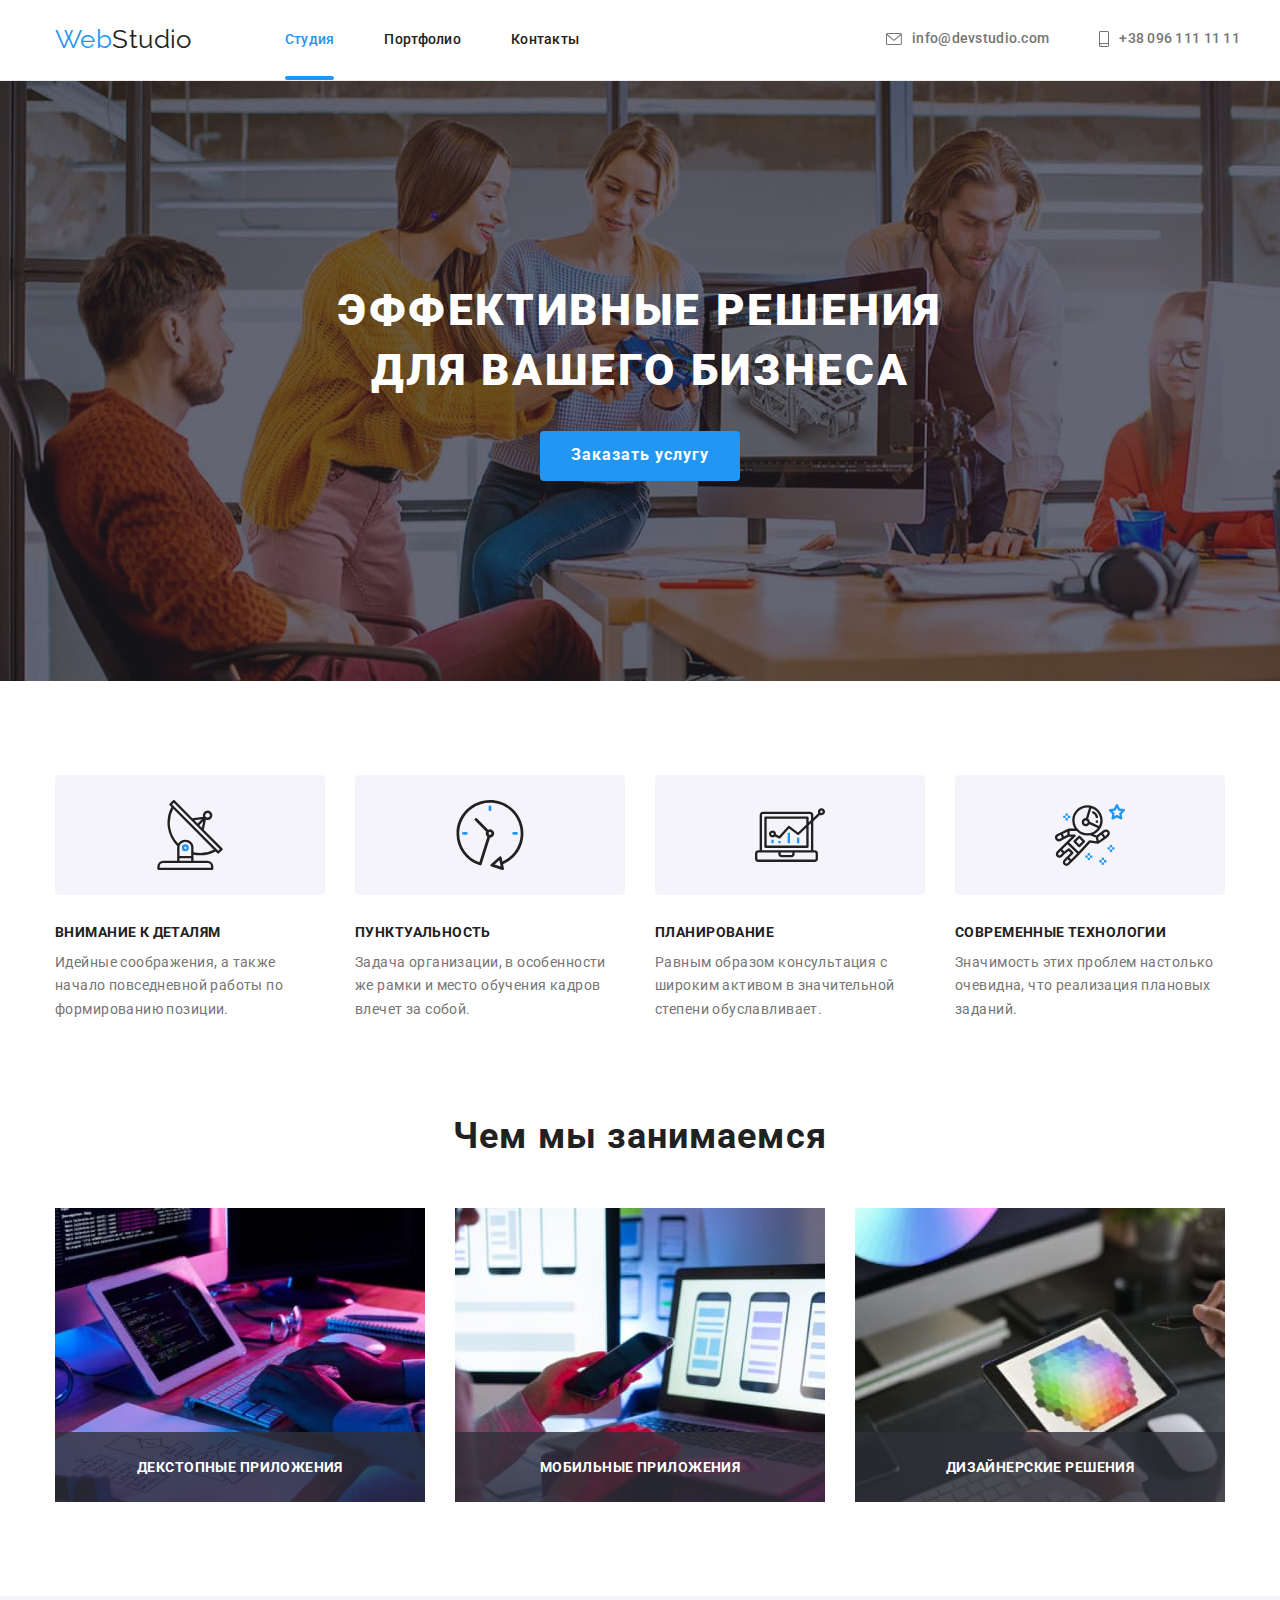
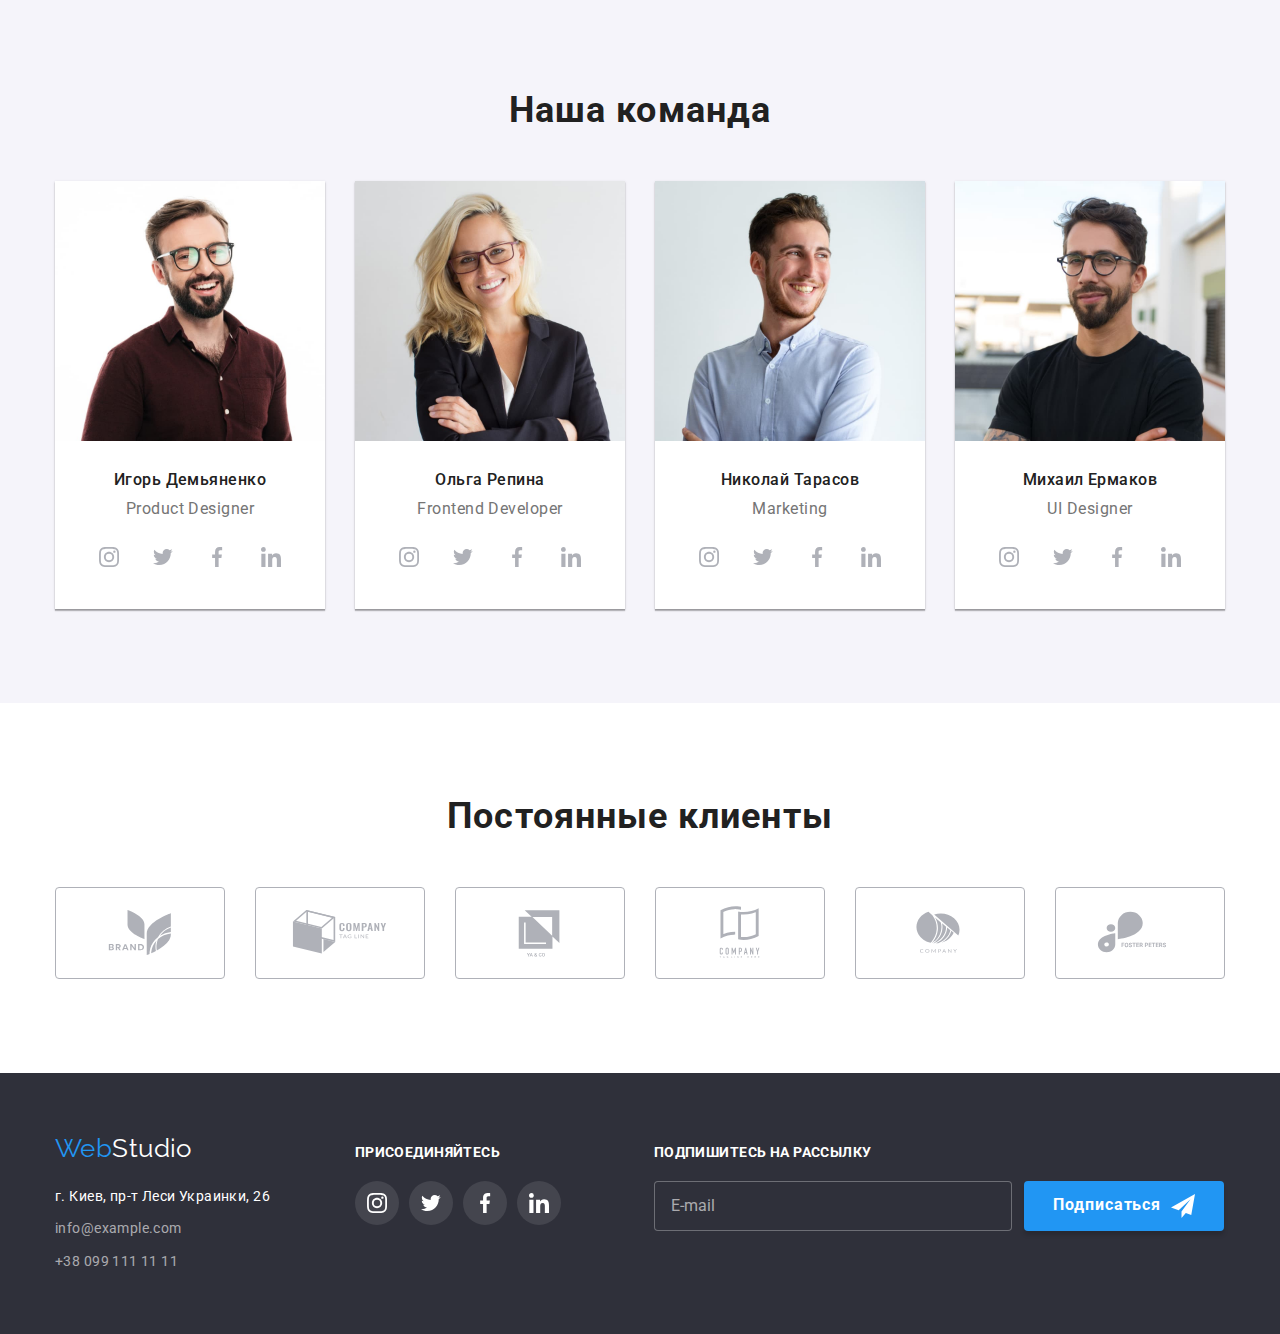
<file: index.html>
<!DOCTYPE html>
<html lang="ru">

<head>
    <meta charset="UTF-8">
    <meta http-equiv="X-UA-Compatible" content="IE=edge">
    <meta name="viewport" content="width=device-width, initial-scale=1.0">
    <title>WebStudio</title>
    <link rel="preconnect" href="https://fonts.gstatic.com">
    <link
        href="https://fonts.googleapis.com/css2?family=Raleway:wght@700&family=Roboto:wght@400;500;700;900&display=swap"
        rel="stylesheet">
    <link rel="stylesheet"
        href="https://cdnjs.cloudflare.com/ajax/libs/modern-normalize/1.1.0/modern-normalize.min.css">
    <link rel="stylesheet" href="./css/styles.css">
</head>

<body>
    <!--Шапка страницы-->
    <header class="page-header">
        <div class="site-nav container">
            <a class="logo" href="./index.html">Web<span class="logo-studio">Studio</span> </a>
            <nav>
                <!--Навигация сайта-->
                <ul class="nav-list">
                    <li class="nav-item"><a class="link-nav active" href="./index.html">Студия</a></li>
                    <li class="nav-item"><a class="link-nav" href="./portfolio.html">Портфолио</a></li>
                    <li class="nav-item"><a class="link-nav" href="">Контакты</a></li>
                </ul>
            </nav>
            <ul class="header-address">
                <li class="header-address-list">
                    <a class="link-address" href="mailto:info@devstudio.com">
                        <svg class="contact-icon" width="16" height="12">
                            <use href="./images/icon.svg#icon-email"></use>
                        </svg> info@devstudio.com</a>
                </li>
                <li>
                    <a class="link-address" href="tel:+380961111111">
                        <svg class="contact-icon" width="10" height="16">
                            <use href="./images/icon.svg#icon-smartphone"></use>
                        </svg> +38 096 111 11 11</a>
                </li>
            </ul>
        </div>
    </header>

    <main>

        <section class="hero">
            <!--Герой-->
            <h1 class="hero-title">Эффективные решения для вашего бизнеса</h1>
            <button type="button"  data-modal-open class=" hero-button">Заказать услугу</button>
        </section>


        <section class="section">
            <!--<h2>Особенности</h2>-->
            <div class="container">
                <ul class="features">
                    <li class="features-list">
                        <div class="features-svg">
            
                            <svg class="feature-icon" width="70" height="70">
                                <use href="./images/icon.svg#icon-feature-1"></use>
                            </svg>
            
                        </div>
                        <div class="features-descr">
                            <h3 class="features-title">Внимание к деталям</h3>
                            <p class="features-text">Идейные соображения, а также начало повседневной работы по формированию
                                позиции.</p>
                        </div>
                    </li>
                    <li class="features-list">
                        <div class="features-svg">
            
                            <svg class="feature-icon" width="70" height="70">
                                <use href="./images/icon.svg#icon-feature-2"></use>
                            </svg>
            
                        </div>
                        <div class="features-descr">
                            <h3 class="features-title">Пунктуальность</h3>
                            <p class="features-text">Задача организации, в особенности же рамки и место обучения кадров влечет за
                                собой.</p>
                        </div>
                    </li>
                    <li class="features-list">
                        <div class="features-svg">
            
                            <svg class="feature-icon" width="70" height="70">
                                <use href="./images/icon.svg#icon-feature-3"></use>
                            </svg>
            
                        </div>
                        <div class="features-descr">
                            <h3 class="features-title">Планирование</h3>
                            <p class="features-text">Равным образом консультация с широким активом в значительной степени
                                обуславливает.</p>
                        </div>
                    </li>
                    <li class="features-list">
                        <div class="features-svg">
            
                            <svg class="feature-icon" width="70" height="70">
                                <use href="./images/icon.svg#icon-feature-4"></use>
                            </svg>
            
                        </div>
                        <div class="features-descr">
                            <h3 class="features-title">Современные технологии</h3>
                            <p class="features-text">Значимость этих проблем настолько очевидна, что реализация плановых заданий.
                            </p>
                        </div>
                    </li>
                </ul>
            </div>
            </section>
            
            
            
            <section class="section activity-section">
                <h2 class="activity">Чем мы занимаемся</h2>
                <div class="container">
                    <ul class="activity-list">
                        <li class="activity-list-item"> <img src="./images/box-1.jpg" alt="Декстопные приложения" width="370"> 
                        <div class="activity-list-thumb">
                            <p class="activity-list-text">Декстопные приложения</p>
                        </div></li>
                        <li class="activity-list-item"> <img src="./images/box-2.jpg" alt="Мобильные приложения" width="370"> 
                        <div class="activity-list-thumb">
                            <p class="activity-list-text">Мобильные приложения</p>
                        </div></li>
                        <li class="activity-list-item"> <img src="./images/box-3.jpg" alt="Дизайнерские решения" width="370">
                        <div class="activity-list-thumb">
                            <p class="activity-list-text">Дизайнерские решения</p>
                        </div> </li>
                    </ul>
                </div>
            </section>
            
            <section class="team-section section">
                <div class="container">
                    <h2 class="team-title">Наша команда</h2>
                    <ul class="team-list">
                        <li class="team-list-item">
                            <img src="./images/img-4.jpg" alt="Игорь Демьяненко" width="270">
                            <div class="team-item-wrapper">
                                <div class="team-member-info">
                                    <h3 class="team-member">Игорь Демьяненко</h3>
                                    <p class="team-position">Product Designer</p>
                                    <ul class="team-links">
                                        <li class="team-links-list">
                                            <a class="team-links-item" href="https://www.instagram.com">
                                                <svg class="link-icon" width="20" height="20">
                                                    <use href="./images/icon.svg#icon-instagram"></use>
                                                </svg>
                                            </a>
                                        </li>
                                        <li class="team-links-list">
                                            <a class="team-links-item" href="https://twitter.com">
                                                <svg class="link-icon" width="20" height="20">
                                                    <use href="./images/icon.svg#icon-twitter"></use>
                                                </svg>
                                            </a>
                                        </li>
                                        <li class="team-links-list">
                                            <a class="team-links-item" href="https://www.facebook.com">
                                                <svg class="link-icon" width="20" height="20">
                                                    <use href="./images/icon.svg#icon-facebook"></use>
                                                </svg>
                                            </a>
                                        </li>
                                        <li class="team-links-list">
                                            <a class="team-links-item" href="https://www.linkedin.com">
                                                <svg class="link-icon" width="20" height="20">
                                                    <use href="./images/icon.svg#icon-linkedin"></use>
                                                </svg>
                                            </a>
                                        </li>
                                    </ul>
                                </div>
                            </div>
                        </li>
                        <li class="team-list-item">
                            <img src="./images/img-5.jpg" alt="Ольга Репина" width="270">
                            <div class="team-item-wrapper">
                                <div class="team-member-info">
                                    <h3 class="team-member">Ольга Репина</h3>
                                    <p class="team-position">Frontend Developer</p>
                                    <ul class="team-links">
                                        <li class="team-links-list">
                                            <a class="team-links-item" href="https://www.instagram.com">
                                                <svg class="link-icon" width="20" height="20">
                                                    <use href="./images/icon.svg#icon-instagram"></use>
                                                </svg>
                                            </a>
                                        </li>
                                        <li class="team-links-list">
                                            <a class="team-links-item" href="https://twitter.com">
                                                <svg class="link-icon" width="20" height="20">
                                                    <use href="./images/icon.svg#icon-twitter"></use>
                                                </svg>
                                            </a>
                                        </li>
                                        <li class="team-links-list">
                                            <a class="team-links-item" href="https://www.facebook.com">
                                                <svg class="link-icon" width="20" height="20">
                                                    <use href="./images/icon.svg#icon-facebook"></use>
                                                </svg>
                                            </a>
                                        </li>
                                        <li class="team-links-list">
                                            <a class="team-links-item" href="https://www.linkedin.com">
                                                <svg class="link-icon" width="20" height="20">
                                                    <use href="./images/icon.svg#icon-linkedin"></use>
                                                </svg>
                                            </a>
                                        </li>
                                    </ul>
                                </div>
                            </div>
                        </li>
                        <li class="team-list-item">
                            <img src="./images/img-6.jpg" alt="Николай Тарасов" width="270">
                            <div class="team-item-wrapper">
                                <div class="team-member-info">
                                    <h3 class="team-member">Николай Тарасов</h3>
                                    <p class="team-position">Marketing</p>
                                    <ul class="team-links">
                                        <li class="team-links-list">
                                            <a class="team-links-item" href="https://www.instagram.com">
                                                <svg class="link-icon" width="20" height="20">
                                                    <use href="./images/icon.svg#icon-instagram"></use>
                                                </svg>
                                            </a>
                                        </li>
                                        <li class="team-links-list">
                                            <a class="team-links-item" href="https://twitter.com">
                                                <svg class="link-icon" width="20" height="20">
                                                    <use href="./images/icon.svg#icon-twitter"></use>
                                                </svg>
                                            </a>
                                        </li>
                                        <li class="team-links-list">
                                            <a class="team-links-item" href="https://www.facebook.com">
                                                <svg class="link-icon" width="20" height="20">
                                                    <use href="./images/icon.svg#icon-facebook"></use>
                                                </svg>
                                            </a>
                                        </li>
                                        <li class="team-links-list">
                                            <a class="team-links-item" href="https://www.linkedin.com">
                                                <svg class="link-icon" width="20" height="20">
                                                    <use href="./images/icon.svg#icon-linkedin"></use>
                                                </svg>
                                            </a>
                                        </li>
                                    </ul>
                                </div>
                            </div>
                        </li>
                        <li class="team-list-item">
                            <img src="./images/img-7.jpg" alt="Михаил Ермаков" width="270">
                            <div class="team-item-wrapper">
                                <div class="team-member-info">
                                    <h3 class="team-member">Михаил Ермаков</h3>
                                    <p class="team-position">UI Designer</p>
                                    <ul class="team-links">
                                        <li class="team-links-list">
                                            <a class="team-links-item" href="https://www.instagram.com">
                                                <svg class="link-icon" width="20" height="20">
                                                    <use href="./images/icon.svg#icon-instagram"></use>
                                                </svg>
                                            </a>
                                        </li>
                                        <li class="team-links-list">
                                            <a class="team-links-item" href="https://twitter.com">
                                                <svg class="link-icon" width="20" height="20">
                                                    <use href="./images/icon.svg#icon-twitter"></use>
                                                </svg>
                                            </a>
                                        </li>
                                        <li class="team-links-list">
                                            <a class="team-links-item" href="https://www.facebook.com">
                                                <svg class="link-icon" width="20" height="20">
                                                    <use href="./images/icon.svg#icon-facebook"></use>
                                                </svg>
                                            </a>
                                        </li>
                                        <li class="team-links-list">
                                            <a class="team-links-item" href="https://www.linkedin.com">
                                                <svg class="link-icon" width="20" height="20">
                                                    <use href="./images/icon.svg#icon-linkedin"></use>
                                                </svg>
                                            </a>
                                        </li>
                                    </ul>
                                </div>
                            </div>
                        </li>
                    </ul>
                </div>
            </section>
            
            
            <section class="section">
                <div class="clients container">
                    <h3 class="clients-headline">Постоянные клиенты</h3>
                    <ul class="clients-list">
                        <li class="clients-item">
                            <a href="" class="clients-link-icon">
                                <svg class="company-icon" width="106" height="60">
                                    <use href="./images/icon.svg#icon-companyk-1"></use>
                                </svg>
                            </a>
                        </li>
                        <li class="clients-item">
                            <a href="" class="clients-link-icon">
                                <svg class="company-icon" width="106" height="60">
                                    <use href="./images/icon.svg#icon-companyk-2"></use>
                                </svg>
                            </a>
                        </li>
                        <li class="clients-item">
                            <a href="" class="clients-link-icon">
                                <svg class="company-icon" width="106" height="60">
                                    <use href="./images/icon.svg#icon-companyk-3"></use>
                                </svg>
                            </a>
                        </li>
                        <li class="clients-item">
                            <a href="" class="clients-link-icon">
                                <svg class="company-icon" width="106" height="60">
                                    <use href="./images/icon.svg#icon-companyk-4"></use>
                                </svg>
                            </a>
                        </li>
                        <li class="clients-item">
                            <a href="" class="clients-link-icon">
                                <svg class="company-icon" width="106" height="60">
                                    <use href="./images/icon.svg#icon-companyk-5"></use>
                                </svg>
                            </a>
                        </li>
                        <li class="clients-item">
                            <a href="" class="clients-link-icon">
                                <svg class="company-icon" width="106" height="60">
                                    <use href="./images/icon.svg#icon-companyk-6"></use>
                                </svg>
                            </a>
                        </li>
                    </ul>
                </div>
            </section>
            </main>
            
            <footer class="footer section">
                <div class="container all-footer">
                    <!-- Футер -->
                    
                        <div class="left-side-footer">
                            <a class="logo" href="./index.html">Web<span class="logo-footer">Studio</span> </a>
                            <address class="footer-address">
                                <p class="address">г. Киев, пр-т Леси Украинки, 26</p>
                                <ul class="footer-address-list">
                                    <li class="footer-address-list-item">
                                        <a class="link-address-footer" href="mailto:info@example.com">info@example.com</a>
                                    </li>
                                    <li class="footer-address-list-item">
                                        <a class="link-address-footer" href="tel:+380991111111">+38 099 111 11 11</a>
                                    </li>
                                </ul>
                            </address>
                        </div>
                        <div class="right-side-footer">
                            <p class="social-subscribe">Присоединяйтесь</p>
                            <ul class="footer-social-links-list">
            
                                <li class="footer-social-links">
                                    <a class="footer-social-links-item" href="https://www.instagram.com">
                                        <svg class="link-icon" width="20" height="20">
                                            <use href="./images/icon.svg#icon-instagram"></use>
                                        </svg>
                                    </a>
                                </li>
                                <li class="footer-social-links">
                                    <a class="footer-social-links-item" href="https://twitter.com">
                                        <svg class="link-icon" width="20" height="20">
                                            <use href="./images/icon.svg#icon-twitter"></use>
                                        </svg>
                                    </a>
                                </li>
                                <li class="footer-social-links">
                                    <a class="footer-social-links-item" href="https://www.facebook.com">
                                        <svg class="link-icon" width="20" height="20">
                                            <use href="./images/icon.svg#icon-facebook"></use>
                                        </svg>
                                    </a>
                                </li>
                                <li class="footer-social-links">
                                    <a class="footer-social-links-item" href="https://www.linkedin.com">
                                        <svg class="link-icon" width="20" height="20">
                                            <use href="./images/icon.svg#icon-linkedin"></use>
                                        </svg>
                                    </a>
                            </ul>
                        </div>
                        <div class="mailing">
                            <p class="mailing-heading">Подпишитесь на рассылку</p>
                            <form class="mailing-form">
                                <label for="email-footer" class="mailing-form-field">
                                    <input type="email" class="mailing-form-input" name="email" placeholder="E-mail"
                                        id="email-footer">
                                </label>
                                <button class="submit-btn" type="submit">Подписаться <svg class="footer-icon" width="24"
                                        height="24">
                                        <use href="./images/icon.svg#icon-send-footer"></use>
                                    </svg></button>
            
            
                            </form>
                        </div>
                    
            
            
                </div>
            
            </footer>
            <div class="backdrop is-hidden" data-modal>
                <div class="modal">
                    <button type="button" data-modal-close class="close-btn">
                        <svg class="close-btn-svg" width="18" height="18">
                            <use href="./images/icon.svg#icon-close-btn"> </use>
                        </svg>
                    </button>
                    <form class="modal-form">
                        <p class="modal-form-head">Оставьте свои данные, мы вам перезвоним</p>
                        <label for="name" class="modal-form-field">
                            Имя
                            <span class="modal-form-input-wrapper">
                                <input type="text" class="modal-form-input" name="user-name" minlength="2"
                                    pattern="[a-zA-Zа-яёА-ЯЁ]+" title="Имя должно содержать символы кириллицы или латинницы"
                                    id="name" required>
                                <svg class="modal-form-icon" width="18" height="18">
                                    <use href="./images/icon.svg#icon-person-modal"></use>
                                </svg>
                            </span>
                        </label>
                        <label for="phone" class="modal-form-field">
                            Телефон
                            <span class="modal-form-input-wrapper">
                                <input type="tel" class="modal-form-input" name="user-phone"
                                    pattern="[0-9]{3}-[0-9]{3}-[0-9]{2}-[0-9]{2}" title="050-000-00-00" id="phone" required>
                                <svg class="modal-form-icon" width="18" height="18">
                                    <use href="./images/icon.svg#icon-phone-modal"></use>
                                </svg>
                            </span>
                        </label>
                        <label for="email-modal" class="modal-form-field">
                            Почта
                            <span class="modal-form-input-wrapper">
                                <input type="email" class="modal-form-input" name="user-email" id="email-modal" required>
                                <svg class="modal-form-icon" width="18" height="18">
                                    <use href="./images/icon.svg#icon-email-modal"></use>
                                </svg>
                            </span>
                        </label>
                        <label for="message" class="modal-form-field">
                            Комментарий
                            <textarea name="user-message" class="modal-form-message" placeholder="Введите текст"
                                id="message"></textarea>
                        </label>
                        <input type="checkbox" class="modal-form-checkbox visually-hidden" id="accept-policy">
                        <label for="accept-policy" class="modal-form-checkbox-label">
                            Соглашаюсь с рассылкой и принимаю&nbsp;<a href="" class="modal-form-label-link">Условия договора</a>
                        </label>
                        <button type="submit" class="modal-form-btn">Отправить</button>
                    </form>
                </div>
            </div>
            <script src="./js/modal.js"></script>
            </body>
            
            </html>
</file>
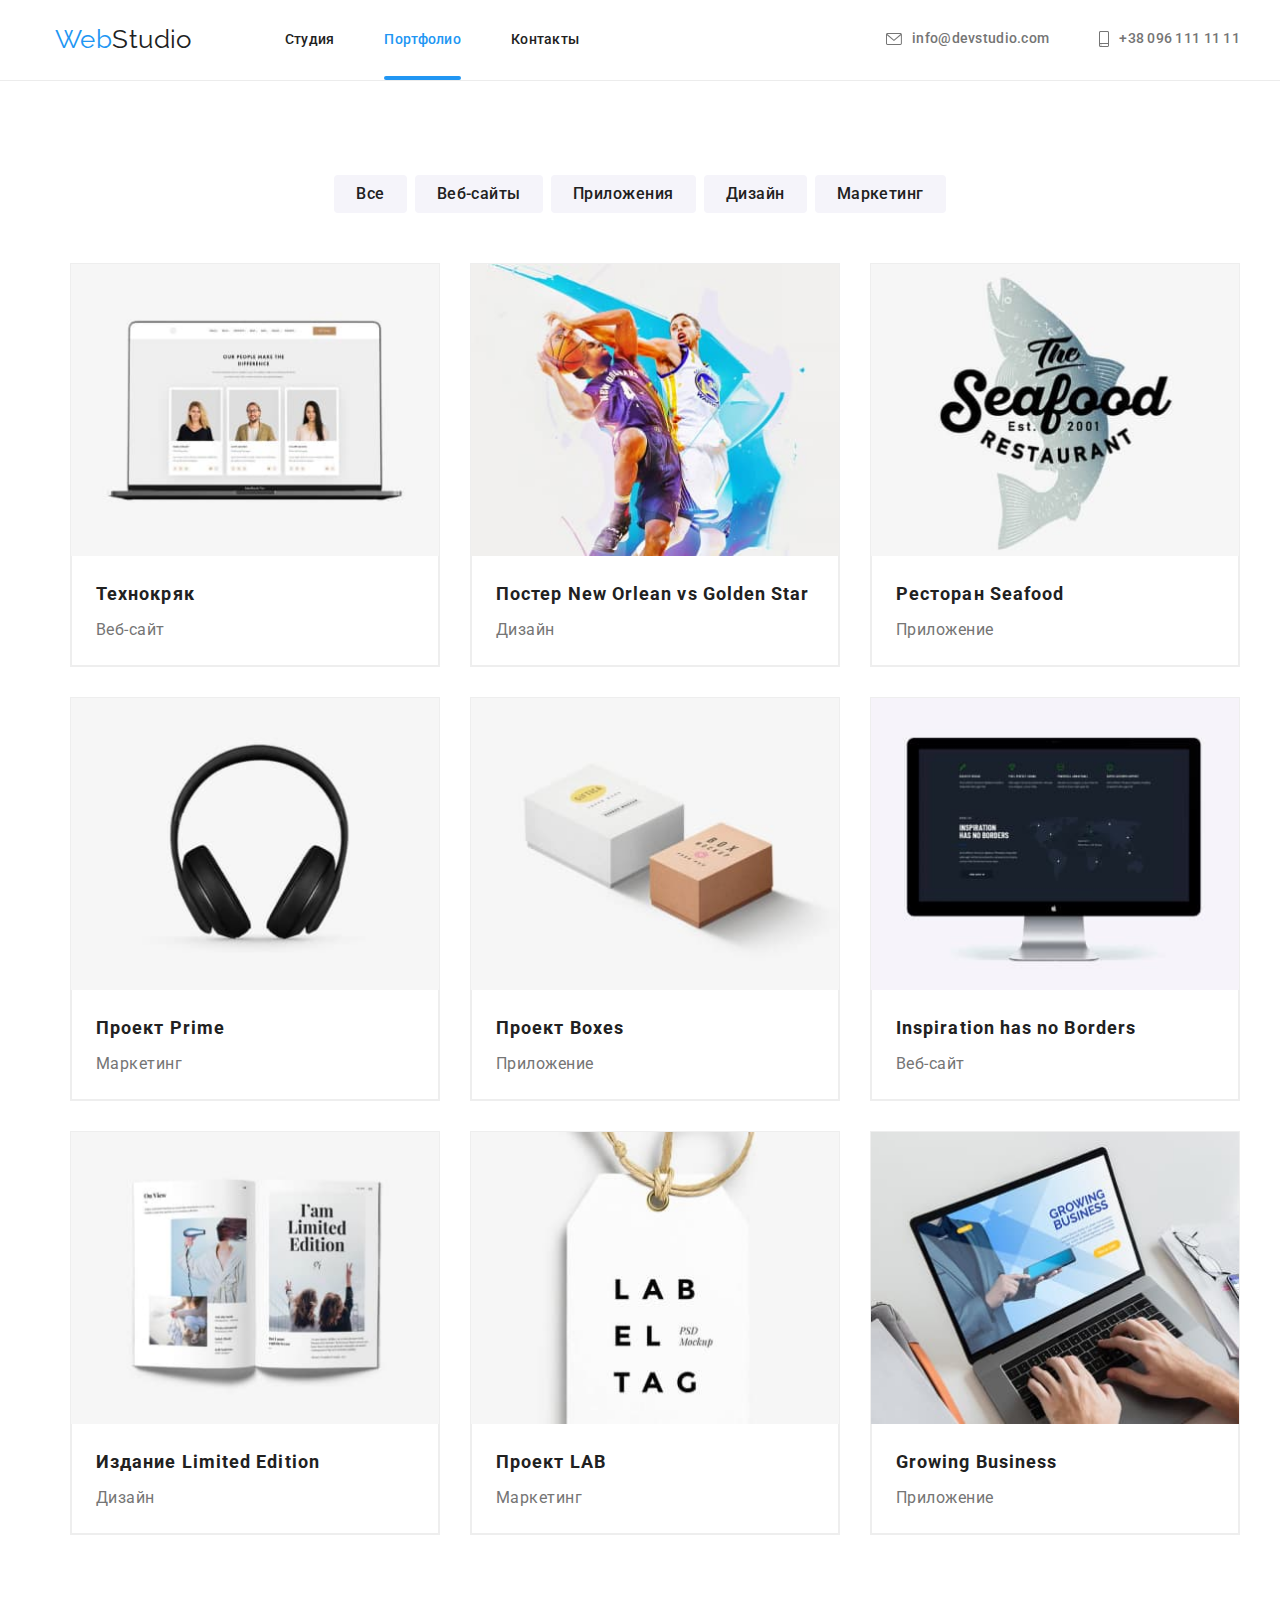
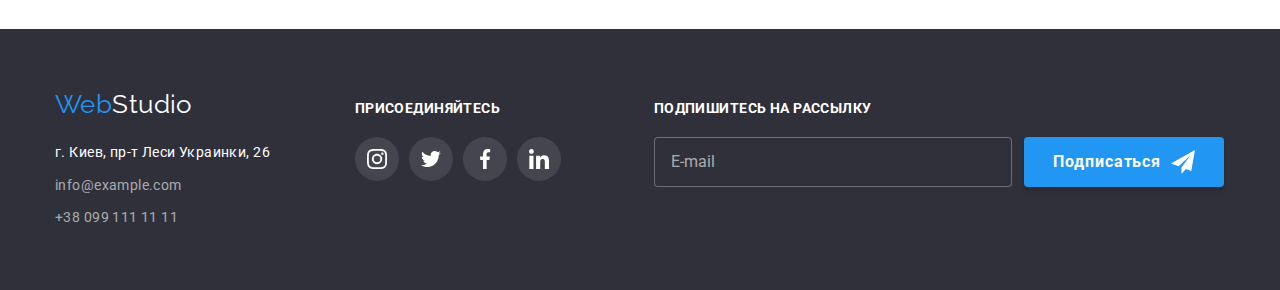
<file: portfolio.html>
<!DOCTYPE html>
<html lang="ru">

<head>
    <meta charset="UTF-8">
    <meta http-equiv="X-UA-Compatible" content="IE=edge">
    <meta name="viewport" content="width=device-width, initial-scale=1.0">
    <title>WebStudio</title>
    <link rel="preconnect" href="https://fonts.gstatic.com">
    <link
        href="https://fonts.googleapis.com/css2?family=Raleway:wght@700&family=Roboto:wght@400;500;700;900&display=swap"
        rel="stylesheet">
    <link rel="stylesheet"
        href="https://cdnjs.cloudflare.com/ajax/libs/modern-normalize/1.1.0/modern-normalize.min.css">
    <link rel="stylesheet" href="./css/styles.css">
</head>

<body>
    <!--Шапка страницы-->
    <header class="page-header">
        <div class="site-nav container">
            <a class="logo" href="./index.html">Web<span class="logo-studio">Studio</span> </a>
            <nav>
                <!--Навигация сайта-->
                <ul class="nav-list">
                    <li class="nav-item"><a class="link-nav" href="./index.html">Студия</a></li>
                    <li class="nav-item"><a class="link-nav  active" href="./portfolio.html">Портфолио</a></li>
                    <li class="nav-item"><a class="link-nav" href="">Контакты</a></li>
                </ul>
            </nav>
            <ul class="header-address">
                <li class="header-address-list">
                    <a class="link-address" href="mailto:info@devstudio.com">
                        <svg class="contact-icon" width="16" height="12">
                            <use href="./images/icon.svg#icon-email"></use>
                        </svg> info@devstudio.com</a>
                </li>
                <li>
                    <a class="link-address" href="tel:+380961111111">
                        <svg class="contact-icon" width="10" height="16">
                            <use href="./images/icon.svg#icon-smartphone"></use>
                        </svg> +38 096 111 11 11</a>
                </li>
            </ul>
        </div>
    </header>
    <main>
        <section class="section">
            <div class="container">
                <ul class="portfolio-list ">
                    <li class="portfolio-list-item"> <button class="portfolio-button" type="button">Все</button> </li>
                    <li class="portfolio-list-item"> <button class="portfolio-button" type="button">Веб-сайты</button>
                    </li>
                    <li class="portfolio-list-item"> <button class="portfolio-button" type="button">Приложения</button>
                    </li>
                    <li class="portfolio-list-item"> <button class="portfolio-button" type="button">Дизайн</button>
                    </li>
                    <li class="portfolio-list-item"> <button class="portfolio-button" type="button">Маркетинг</button>
                    </li>
                </ul>
                <div class="container">
                    <ul class="filter-set">
                        <li class="filter-item">
                            <a href="" class="filter-card-set">
                                
                                    <div class="filter-img">
                                        <img src="./images/img-9.jpg" alt="Технокряк" width="370">
                                        <p class="overlay">Технокряк это современная площадка распространения
                                            коронавируса. Компании используют эту платформу для цифрового
                                            шпионажа и атак на защищённые сервера конкурентов.</p>
                                    </div>
                                    <div class="filter-content">
                                        <h2 class="content-title">Технокряк</h2>
                                        <p class="content-type">Веб-сайт</p>
                                    </div>
                               
                            </a>
                        </li>
                        <li class="filter-item">
                            <a href="" class="filter-card-set">
                               
                                    <div class="filter-img">
                                        <img src="./images/img-10.jpg" alt="Постер New Orlean vs Golden Star"
                                            width="370">
                                        <p class="overlay">Технокряк это современная площадка распространения
                                            коронавируса. Компании используют эту платформу для цифрового
                                            шпионажа и атак на защищённые сервера конкурентов.</p>
                                    </div>
                                    <div class="filter-content">
                                        <h2 class="content-title">Постер New Orlean vs Golden Star</h2>
                                        <p class="content-type">Дизайн</p>
                                    </div>
                               
                            </a>
                        </li>
                        <li class="filter-item">
                            <a href="" class="filter-card-set">
                               
                                    <div class="filter-img">
                                        <img src="./images/img-11.jpg" alt="Ресторан Seafood" width="370">
                                        <p class="overlay">Технокряк это современная площадка распространения
                                            коронавируса. Компании используют эту платформу для цифрового
                                            шпионажа и атак на защищённые сервера конкурентов.</p>
                                    </div>
                                    <div class="filter-content">
                                        <h2 class="content-title">Ресторан Seafood</h2>
                                        <p class="content-type">Приложение</p>
                                    </div>
                                
                            </a>
                        </li>
                        <li class="filter-item">
                            <a href="" class="filter-card-set">
                               
                                    <div class="filter-img">
                                        <img src="./images/img-12.jpg" alt="Проект Prime" width="370">
                                        <p class="overlay">Технокряк это современная площадка распространения
                                            коронавируса. Компании используют эту платформу для цифрового
                                            шпионажа и атак на защищённые сервера конкурентов.</p>
                                    </div>
                                    <div class="filter-content">
                                        <h2 class="content-title">Проект Prime</h2>
                                        <p class="content-type">Маркетинг</p>
                                    </div>
                               
                            </a>
                        </li>
                        <li class="filter-item">
                            <a href="" class="filter-card-set">
                                
                                    <div class="filter-img">
                                        <img src="./images/img-13.jpg" alt="Проект Boxes" width="370">
                                        <p class="overlay">Технокряк это современная площадка распространения
                                            коронавируса. Компании используют эту платформу для цифрового
                                            шпионажа и атак на защищённые сервера конкурентов.</p>
                                    </div>
                                    <div class="filter-content">
                                        <h2 class="content-title">Проект Boxes</h2>
                                        <p class="content-type">Приложение</p>
                                    </div>
                               
                            </a>
                        </li>
                        <li class="filter-item">
                            <a href="" class="filter-card-set">
                                
                                    <div class="filter-img">
                                        <img src="./images/img-14.jpg" alt="Inspiration has no Borders" width="370">
                                        <p class="overlay">Технокряк это современная площадка распространения
                                            коронавируса. Компании используют эту платформу для цифрового
                                            шпионажа и атак на защищённые сервера конкурентов.</p>
                                    </div>
                                    <div class="filter-content">
                                        <h2 class="content-title">Inspiration has no Borders</h2>
                                        <p class="content-type">Веб-сайт</p>
                                    </div>
                              
                            </a>
                        </li>
                        <li class="filter-item">
                            <a href="" class="filter-card-set">
                               
                                    <div class="filter-img">
                                        <img src="./images/img-15.jpg" alt="Издание Limited Edition" width="370">
                                        <p class="overlay">Технокряк это современная площадка распространения
                                            коронавируса. Компании используют эту платформу для цифрового
                                            шпионажа и атак на защищённые сервера конкурентов.</p>
                                    </div>
                                    <div class="filter-content">
                                        <h2 class="content-title">Издание Limited Edition</h2>
                                        <p class="content-type">Дизайн</p>
                                    </div>
                                
                            </a>
                        </li>
                        <li class="filter-item">
                            <a href="" class="filter-card-set">
                                
                                    <div class="filter-img">
                                        <img src="./images/img-16.jpg" alt="Проект LAB" width="370">
                                        <p class="overlay">Технокряк это современная площадка распространения
                                            коронавируса. Компании используют эту платформу для цифрового
                                            шпионажа и атак на защищённые сервера конкурентов.</p>
                                    </div>
                                    <div class="filter-content">
                                        <h2 class="content-title">Проект LAB</h2>
                                        <p class="content-type">Маркетинг</p>
                                    </div>
                             
                            </a>
                        </li>
                        <li class="filter-item">
                            <a href="" class="filter-card-set">
                               
                                    <div class="filter-img">
                                        <img src="./images/img-17.jpg" alt="Growing Business" width="370">
                                        <p class="overlay">Технокряк это современная площадка распространения
                                            коронавируса. Компании используют эту платформу для цифрового
                                            шпионажа и атак на защищённые сервера конкурентов.</p>
                                    </div>
                                    <div class="filter-content">
                                        <h2 class="content-title">Growing Business</h2>
                                        <p class="content-type">Приложение</p>
                                    </div>
                               
                            </a>
                        </li>
                    </ul>
                </div>
            </div>
        </section>
    </main>
<footer class="footer section">
    <div class="container all-footer">
        <!-- Футер -->

        <div class="left-side-footer">
            <a class="logo" href="./index.html">Web<span class="logo-footer">Studio</span> </a>
            <address class="footer-address">
                <p class="address">г. Киев, пр-т Леси Украинки, 26</p>
                <ul class="footer-address-list">
                    <li class="footer-address-list-item">
                        <a class="link-address-footer" href="mailto:info@example.com">info@example.com</a>
                    </li>
                    <li class="footer-address-list-item">
                        <a class="link-address-footer" href="tel:+380991111111">+38 099 111 11 11</a>
                    </li>
                </ul>
            </address>
        </div>
        <div class="right-side-footer">
            <p class="social-subscribe">Присоединяйтесь</p>
            <ul class="footer-social-links-list">

                <li class="footer-social-links">
                    <a class="footer-social-links-item" href="https://www.instagram.com">
                        <svg class="link-icon" width="20" height="20">
                            <use href="./images/icon.svg#icon-instagram"></use>
                        </svg>
                    </a>
                </li>
                <li class="footer-social-links">
                    <a class="footer-social-links-item" href="https://twitter.com">
                        <svg class="link-icon" width="20" height="20">
                            <use href="./images/icon.svg#icon-twitter"></use>
                        </svg>
                    </a>
                </li>
                <li class="footer-social-links">
                    <a class="footer-social-links-item" href="https://www.facebook.com">
                        <svg class="link-icon" width="20" height="20">
                            <use href="./images/icon.svg#icon-facebook"></use>
                        </svg>
                    </a>
                </li>
                <li class="footer-social-links">
                    <a class="footer-social-links-item" href="https://www.linkedin.com">
                        <svg class="link-icon" width="20" height="20">
                            <use href="./images/icon.svg#icon-linkedin"></use>
                        </svg>
                    </a>
            </ul>
        </div>
        <div class="mailing">
            <p class="mailing-heading">Подпишитесь на рассылку</p>
            <form class="mailing-form">
                <label for="email-footer" class="mailing-form-field">
                    <input type="email" class="mailing-form-input" name="email" placeholder="E-mail" id="email-footer">
                </label>
                <button class="submit-btn" type="submit">Подписаться <svg class="footer-icon" width="24" height="24">
                        <use href="./images/icon.svg#icon-send-footer"></use>
                    </svg></button>


            </form>
        </div>



    </div>

</footer>
<div class="backdrop is-hidden" data-modal>
    <div class="modal">
        <button type="button" data-modal-close class="close-btn">
            <svg class="close-btn-svg" width="18" height="18">
                <use href="./images/icon.svg#icon-close-btn"> </use>
            </svg>
        </button>
        <form class="modal-form">
            <p class="modal-form-head">Оставьте свои данные, мы вам перезвоним</p>
            <label for="name" class="modal-form-field">
                Имя
                <span class="modal-form-input-wrapper">
                    <input type="text" class="modal-form-input" name="user-name" minlength="2"
                        pattern="[a-zA-Zа-яёА-ЯЁ]+" title="Имя должно содержать символы кириллицы или латинницы"
                        id="name" required>
                    <svg class="modal-form-icon" width="18" height="18">
                        <use href="./images/icon.svg#icon-person-modal"></use>
                    </svg>
                </span>
            </label>
            <label for="phone" class="modal-form-field">
                Телефон
                <span class="modal-form-input-wrapper">
                    <input type="tel" class="modal-form-input" name="user-phone"
                        pattern="[0-9]{3}-[0-9]{3}-[0-9]{2}-[0-9]{2}" title="050-000-00-00" id="phone" required>
                    <svg class="modal-form-icon" width="18" height="18">
                        <use href="./images/icon.svg#icon-phone-modal"></use>
                    </svg>
                </span>
            </label>
            <label for="email-modal" class="modal-form-field">
                Почта
                <span class="modal-form-input-wrapper">
                    <input type="email" class="modal-form-input" name="user-email" id="email-modal" required>
                    <svg class="modal-form-icon" width="18" height="18">
                        <use href="./images/icon.svg#icon-email-modal"></use>
                    </svg>
                </span>
            </label>
            <label for="message" class="modal-form-field">
                Комментарий
                <textarea name="user-message" class="modal-form-message" placeholder="Введите текст"
                    id="message"></textarea>
            </label>
            <input type="checkbox" class="modal-form-checkbox visually-hidden" id="accept-policy">
            <label for="accept-policy" class="modal-form-checkbox-label">
                Соглашаюсь с рассылкой и принимаю&nbsp;<a href="" class="modal-form-label-link">Условия договора</a>
            </label>
            <button type="submit" class="modal-form-btn">Отправить</button>
        </form>
    </div>
</div>
<script src="./js/modal.js"></script>
</body>

</html>
</file>
<file: css/styles.css>
/* Цвет заголовков #212121 */
/* цвет основного текста #757575 */
/* белый цвет #FFFFFF */
/* синий цвет #2196F3; */

:root {
  --primary-text-color: #757575;
  --title-text-color: #212121;
  --accent-color: #2196f3;
  --white-color: #ffffff;
  --dark-background: #2f303a;
  --secondary-background: #f5f4fa;
  --third-background: #ececec;
  --filter-border: #eeeeee;
  --hero-gradient: rgba(47, 48, 58, 0.4);
  --icon-fill: #afb1b8;
  --footer-link: rgba(255, 255, 255, 0.6);
  --footer-social-link: rgba(255, 255, 255, 0.1);
  --transition-duration: 250ms;
  --transition-timing-function: cubic-bezier(0.4, 0, 0.2, 1);
  --backdrop-bg: rgba(0, 0, 0, 0.2);
}

ul,
li {
  list-style: none;
  padding: 0;
  margin: 0;
}

p,
h1,
h2,
h3,
h4,
h5,
h6 {
  padding: 0;
  margin: 0;
}

a {
  text-decoration: none;
}
body {
  color: var(--primary-text-color);

  font-family: "Roboto", sans-serif;
  font-size: 14px;
  line-height: 1.7;
  letter-spacing: 0.03em;
}

.container {
  width: 1200px;
  margin-left: auto;
  margin-right: auto;
  padding-left: 15px;
  padding-right: 15px;
}

.section {
  padding-top: 94px;
  padding-bottom: 94px;
}

img {
  display: block;
  max-width: 100%;
  height: auto;
}
.visually-hidden {
  position: absolute !important;
  clip: rect(1px 1px 1px 1px); /* IE6, IE7 */
  clip: rect(1px, 1px, 1px, 1px);
  padding: 0 !important;
  border: 0 !important;
  height: 1px !important;
  width: 1px !important;
  overflow: hidden;
}

/* header */

.page-header .container {
  display: flex;
  align-items: center;
  justify-content: space-between;
}

.page-header {
  border-bottom: 1px solid var(--third-background);
}

.logo {
  color: var(--accent-color);
  font-family: "Raleway", sans-serif;
  font-size: 26px;
  font-weight: 700px;
  line-height: 1.19;
  margin-right: 93px;
}

.logo-studio {
  color: var(--title-text-color);
  font-family: "Raleway", sans-serif;
  font-size: 26px;
  font-weight: 700px;
  line-height: 1.19;
}

.site-nav {
  display: flex;
  justify-content: center;
  padding-top: 24px;
  padding-bottom: 25px;
  padding-right: 0;
}

.nav-list {
  display: flex;
  justify-content: center;
  padding-left: 0;
}
.link-nav {
  color: var(--title-text-color);
  font-style: normal;
  font-weight: 500;
  font-size: 14px;
  line-height: 16px;
  letter-spacing: 0.02em;
  transition: color var(--transition-duration) var(--transition-timing-function);
}

.nav-item:not(:last-child),
.link-address:not(:last-child) {
  margin-right: 50px;
}

.link-nav:hover,
.link-nav:focus,
.link-nav.active,
.link-address:hover,
.link-address:focus {
  color: var(--accent-color);
}
.link-nav.active {
  position: relative;
}

.link-nav.active::after {
  content: "";
  display: block;
  width: 100%;
  height: 4px;
  border-radius: 2px;
  background-color: var(--accent-color);
  position: absolute;
  bottom: -33px;
}

.header-address {
  display: flex;
  margin-left: auto;
  padding: 0;
}

.header-address-list {
  margin-right: 50px;
}

.link-address {
  color: var(--primary-text-color);
  font-weight: 500;
  font-size: 14px;
  line-height: 1.14;
  letter-spacing: 0.02em;
  display: flex;
  text-align: center;
  align-items: center;
  transition: color var(--transition-duration) var(--transition-timing-function);
}

.contact-icon {
  margin-right: 10px;
  fill: var(--primary-text-color);
  cursor: pointer;
  transition: fill var(--transition-duration) var(--transition-timing-function);
}

.link-address:hover .contact-icon,
.link-address:focus .contact-icon {
  fill: var(--accent-color);
}

/* HERO */
.hero {
  text-align: center;
  max-width: 1600px;
  margin: 0 auto;
  padding: 200px 0;
  background-image: linear-gradient(
      to right,
      rgba(47, 48, 58, 0.4),
      rgba(47, 48, 58, 0.4)
    ),
    url(../images/team-work.jpg);
  background-size: 1600px auto;
  background-repeat: no-repeat;
}

.hero-title {
  color: var(--white-color);
  font-weight: 900;
  font-size: 44px;
  line-height: 1.36;
  text-align: center;
  letter-spacing: 0.06em;
  text-transform: uppercase;
  max-width: 660px;
  margin: 0 auto;
}

.hero-button {
  font-family: "Roboto", sans-serif;
  font-weight: 700;
  font-size: 16px;
  line-height: 1.8;
  letter-spacing: 0.06em;
  border-radius: 4px;
  width: 200px;
  height: 50px;
  margin-top: 30px;
  color: #fff;
  background: var(--accent-color);
  border: none;
  cursor: pointer;
  transition: background-color var(--transition-duration)
      var(--transition-timing-function),
    color var(--transition-duration) var(--transition-timing-function);
}

.hero-button:hover,
.hero-button:focus {
  background-color: var(--accent-color);
}

/* Features */
.features {
  display: flex;
  justify-content: center;
}
.features-list:not(:last-child) {
  margin-right: 30px;
}
.features-svg {
  width: 270px;
  height: 120px;
  background-color: var(--secondary-background);
  border-radius: 4px;
  display: flex;
  align-items: center;
  justify-content: center;
}
.features-descr {
  margin-top: 30px;
}
.features-title {
  color: var(--title-text-color);
  font-size: 14px;
  line-height: 1.14;
  letter-spacing: 0.03em;
  text-transform: uppercase;
  margin-bottom: 10px;
}
.features-text {
  font-size: 14px;
  line-height: 1.7;
  letter-spacing: 0.03em;
  width: 270px;
}

/* Activity */

.activity-section {
  margin-top: -94px;
}

.activity {
  color: var(--title-text-color);
  font-size: 36px;
  line-height: 1.16;
  text-align: center;
  letter-spacing: 0.03em;
}

.activity-list {
  display: flex;
  justify-content: space-between;
  padding: 0;
  margin: 0;
  margin-top: 50px;
}
.activity-list-item {
  position: relative;
}

.activity-list-thumb {
  position: absolute;
  bottom: 0;
  width: 100%;
  background-color: rgba(47, 48, 58, 0.8);

  display: flex;
  justify-content: center;
  align-items: center;
  width: 100%;
  height: 70px;
}
.activity-list-text {
  font-family: "Roboto", sans-serif;
  font-weight: 700;
  font-size: 14px;
  line-height: 1.17;
  letter-spacing: 0.03em;
  text-align: center;
  text-transform: uppercase;
  color: var(--white-color);
}
/* Team section */

.team-section {
  background-color: var(--secondary-background);
  color: var(--title-text-color);
}

.team-title {
  font-size: 36px;
  line-height: 1.16;
  text-align: center;
  letter-spacing: 0.03em;
  margin-bottom: 50px;
}

.team-list {
  display: flex;
  justify-content: center;
  padding: 0;
}

.team-list .team-list-item:not(:last-child) {
  margin-right: 30px;
}

.team-list-item {
  background-color: var(--white-color);
  box-shadow: 0px 1px 3px rgba(0, 0, 0, 0.12), 0px 1px 1px rgba(0, 0, 0, 0.14),
    0px 2px 1px rgba(0, 0, 0, 0.2);
}

.team-item-wrapper {
  padding-top: 30px;
  padding-bottom: 30px;
}
.team-member {
  color: var(--title-text-color);
  font-weight: 500;
  font-size: 16px;
  text-align: center;
  line-height: 1.18;
  letter-spacing: 0.03em;
  margin-bottom: 10px;
}

.team-position {
  color: var(--primary-text-color);
  font-weight: 400;
  font-size: 16px;
  text-align: center;
  line-height: 1.18;
  letter-spacing: 0.03em;
}
.team-links-list {
  /* transition: background-color 700ms cubic-bezier(0.4, 0, 0.2, 1); */
}

.team-links-item:hover,
.team-links-item:focus {
  background-color: var(--accent-color);
  border-radius: 50%;
}
.team-links-item:hover .link-icon,
.team-links-item:focus .link-icon {
  fill: var(--white-color);
}

.team-links {
  display: flex;
  align-items: center;
  justify-content: center;
  text-align: center;
  margin-top: 16px;
}
.team-links-list:not(:last-child) {
  margin-right: 10px;
}

.team-links-item {
  display: flex;
  align-items: center;
  justify-content: center;
  width: 44px;
  height: 44px;
  border-radius: 50%;
  transition: background-color var(--transition-duration)
    var(--transition-timing-function);
}

.team-links-item:not(:last-child) {
  margin-right: 3px;
}

.team-links-item .link-icon {
  fill: #afb1b8;
  cursor: pointer;
  transition: fill var(--transition-duration) var(--transition-timing-function);
}
.link-icon {
  display: flex;
  align-items: center;
  justify-content: center;
  transition: fill var(--transition-duration) var(--transition-timing-function);
}

/* clients section */

.clients-headline {
  margin-bottom: 50px;
  color: var(--title-text-color);
  font-size: 36px;
  line-height: 1.1;
  letter-spacing: 0.03em;
  text-align: center;
}

.clients-list {
  display: flex;
  justify-content: space-between;
  padding: 0;
}

.clients-link-icon {
  border: 1px solid var(--icon-fill);
  border-radius: 4px;
  width: 170px;
  height: 92px;
  display: flex;
  justify-content: center;
  align-items: center;
  transition: border var(--transition-duration)
    var(--transition-timing-function);
}

.clients-item:not(:last-child) {
  margin-right: 30px;
}

.company-icon {
  fill: var(--icon-fill);
  cursor: pointer;
  display: flex;
  align-items: center;
  justify-content: center;
}
.clients-link-icon:hover,
.clients-link-icon:focus {
  border: 1px solid var(--accent-color);
}

.company-icon:hover,
.company-icon:focus {
  fill: var(--accent-color);
}
.clients-link-icon:hover .company-icon,
.clients-link-icon:focus .company-icon {
  fill: var(--accent-color);
  transition: fill var(--transition-duration) var(--transition-timing-function);
}
/* footer */
.footer {
  background-color: var(--dark-background);
  padding-top: 60px;
  padding-bottom: 60px;
}

.all-footer {
  display: flex;
  align-items: baseline;
}
.footer-address {
  margin-top: 20px;
}

.address {
  color: var(--white-color);
  font-style: normal;
  font-weight: normal;
  font-size: 14px;
  line-height: 1.7;
  letter-spacing: 0.03em;
  margin-bottom: 9px;
}

.link-address-footer {
  font-style: normal;
  font-weight: normal;
  font-size: 14px;
  line-height: 1.7;
  letter-spacing: 0.03em;
  color: var(--footer-link);
  display: flex;
  transition: color var(--transition-duration) var(--transition-timing-function);
}
.footer-address-list-item:not(:last-child) {
  margin-bottom: 9px;
}

.link-address-footer:hover,
.link-address-footer:focus {
  color: var(--accent-color);
}

.logo-footer {
  color: var(--white-color);
  margin-bottom: 20px;
}

.left-side-footer {
  margin-right: 70px;
}

.social-subscribe {
  font-weight: 700;
  font-size: 14px;
  line-height: 1.14;
  letter-spacing: 0.03em;
  text-transform: uppercase;
  color: var(--white-color);
  margin-bottom: 20px;
}

.footer-social-links-list {
  display: flex;
}

.footer-social-links-item {
  display: flex;
  align-items: center;
  justify-content: center;
  border: none;
  width: 44px;
  height: 44px;
  padding: 0;
  border-radius: 50%;
  background: var(--footer-social-link);
  cursor: pointer;
  transition: background-color var(--transition-duration)
    var(--transition-timing-function);
}

.footer-social-links:not(:last-child) {
  margin-right: 10px;
}

.footer-social-links-item:hover,
.footer-social-links-item:focus {
  background-color: var(--accent-color);
}

.link-icon {
  fill: var(--white-color);
  display: flex;
  align-items: center;
  justify-content: center;
}
.mailing {
  margin-left: 93px;
}
.mailing-heading {
  display: block;
  font-weight: 700;
  font-size: 14px;
  line-height: 1.14;
  letter-spacing: 0.03em;
  text-transform: uppercase;
  color: var(--white-color);
  margin-bottom: 20px;
}
.mailing-form {
  display: flex;
  margin: 0;
}
.mailing-form-field {
}
.mailing-form-input {
  width: 358px;
  height: 50px;
  border: 1px solid rgba(255, 255, 255, 0.3);
  border-radius: 4px;
  background-color: var(--dark-background);
  padding-left: 16px;
  color: var(--white-color);
  transition: border-color var(--transition-duration)
    var(--transition-timing-function);
}
.mailing-form-input::placeholder {
  font-size: 16px;
  line-height: 1.25;
  color: rgba(255, 255, 255, 0.6);
}
.mailing-form-input:focus {
  border-color: var(--accent-color);
  outline: none;
}
.submit-btn {
  width: 200px;
  height: 50px;
  box-shadow: 0px 4px 4px rgba(0, 0, 0, 0.15);
  border-radius: 4px;
  border: none;
  cursor: pointer;
  display: flex;
  align-items: center;
  font-family: "Roboto", sans-serif;
  font-weight: 700;
  font-size: 16px;
  line-height: 1.8;
  letter-spacing: 0.06em;
  color: var(--white-color);
  background-color: var(--accent-color);
  margin-left: 12px;
  padding-top: 10px;
  padding-bottom: 10px;
  padding-left: 29px;
  padding-right: 28px;
  transition: box-shadow var(--transition-duration)
    var(--transition-timing-function);
}

.footer-icon {
  margin: 0 auto 0 10px;
  text-align: center;
}

/* Portfolio page */

.portfolio-list {
  display: flex;
  justify-content: center;
  margin-bottom: 50px;
  padding: 0;
}

.portfolio-list-item:not(:last-child) {
  margin-right: 8px;
}
.portfolio-button {
  background-color: var(--secondary-background);
  color: var(--title-text-color);
  font-family: "Roboto", sans-serif;
  font-weight: 500;
  font-size: 16px;
  line-height: 1.6;
  text-align: center;
  letter-spacing: 0.03em;
  cursor: pointer;
  padding: 6px 22px;
  border-radius: 4px;
  border: none;
  transition: background-color var(--transition-duration)
      var(--transition-timing-function),
    color var(--transition-duration) var(--transition-timing-function),
    box-shadow var(--transition-duration) var(--transition-timing-function);
}

.portfolio-button:hover,
.portfolio-button:active,
.portfolio-button:focus {
  background-color: var(--accent-color);
  color: var(--white-color);
  box-shadow: 0px 3px 1px rgba(0, 0, 0, 0.1), 0px 1px 2px rgba(0, 0, 0, 0.08),
    0px 2px 2px rgba(0, 0, 0, 0.12);
}

/* Filter */
.filter-set {
  display: flex;
  flex-wrap: wrap;
  margin-left: -30px;
  margin-top: -30px;
}

.filter-item {
  flex-basis: calc(100% / 3 - 30px);
  margin-left: 30px;
  margin-top: 30px;
  transition: box-shadow var(--transition-duration)
    var(--transition-timing-function);
}
.filter-card-set {
  border: 1px solid var(--filter-border);
  display: block;
}
.filter-item .filter-card-set:hover,
.filter-item .filter-card-set:focus {
  box-shadow: 0px 1px 1px rgba(0, 0, 0, 0.12), 0px 4px 4px rgba(0, 0, 0, 0.06),
    1px 4px 6px rgba(0, 0, 0, 0.16);
}

.filter-card-set {
  display: block;
}
.filter-card-set:hover .overlay,
.filter-card-set:focus .overlay {
  transform: translateY(0%);
}
.filter-img {
  position: relative;
  overflow: hidden;
}
.overlay {
  font-family: "Roboto", sans-serif;
  font-weight: 400;
  font-size: 18px;
  line-height: 1.5;
  letter-spacing: 0.03em;
  background-color: rgba(33, 150, 243, 0.9);
  color: var(--white-color);
  padding: 63px 24px;
  position: absolute;
  top: 0;
  left: 0;
  height: 100%;
  width: 100%;
  overflow: auto;
  transform: translateY(100%);
  transition: transform var(--transition-duration)
    var(--transition-timing-function);
}
.filter-content {
  padding: 20px 24px;
  border-right: 1px solid var(--filter-border);
  border-left: 1px solid var(--filter-border);
  border-bottom: 1px solid var(--filter-border);
}
.content-title {
  color: var(--title-text-color);
  font-size: 18px;
  line-height: 2;
  letter-spacing: 0.06em;
}
.content-type {
  color: var(--primary-text-color);
  font-size: 16px;
  line-height: 1.8;
  letter-spacing: 0.03em;
  margin-top: 4px;
}
/* Modal */
.backdrop {
  position: fixed;
  top: 0;
  left: 0;
  width: 100vw;
  height: 100vh;
  background-color: var(--backdrop-bg);
  opacity: 1;
  visibility: visible;
  pointer-events: auto;
  transition: opacity var(--transition-duration)
      var(--transition-timing-function),
    visibility var(--transition-duration) var(--transition-timing-function);
}
.modal {
  width: 528px;
  height: 581px;
  background-color: var(--white-color);
  position: absolute;
  left: 50%;
  top: 50%;
  transform: translate(-50%, -50%);
  padding: 40px;
  box-shadow: 0px 1px 3px rgba(0, 0, 0, 0.12), 0px 1px 1px rgba(0, 0, 0, 0.14),
    0px 2px 1px rgba(0, 0, 0, 0.2);
  border-radius: 4px;
}
.close-btn {
  height: 30px;
  width: 30px;
  border-radius: 50%;
  border: 1px solid rgba(0, 0, 0, 0.1);
  background-color: transparent;
  cursor: pointer;
  position: absolute;
  top: 8px;
  right: 8px;
  padding: 0;
  display: flex;
  justify-content: center;
  align-items: center;
  transform: fill var(--transition-duration) var(--transition-timing-function);
}
.close-btn:hover {
  fill: var(--accent-color);
}
.is-hidden {
  opacity: 0;
  visibility: hidden;
  pointer-events: none;
}
.modal-form {
  display: flex;
  flex-direction: column;
}
.modal-form-head {
  font-weight: 700;
  font-size: 20px;
  line-height: 1.16;
  letter-spacing: 0.03em;
  text-align: center;
  color: var(--title-text-color);
  margin-bottom: 30px;
}
.modal-form-field {
  font-weight: 400px;
  font-size: 12px;
  line-height: 1.16;
  letter-spacing: 0.01em;
  color: var(--primary-text-color);
  margin-bottom: 10px;
}
.modal-form-input-wrapper {
  position: relative;
  margin-top: 4px;
  display: block;
}
.modal-form-input {
  width: 100%;
  height: 40px;
  border: 1px solid rgba(33, 33, 33, 0.2);
  border-radius: 4px;
  padding-left: 42px;
  transition: border-color var(--transition-duration)
    var(--transition-timing-function);
}
.modal-form-input:focus,
.modal-form-message:focus {
  border-color: var(--accent-color);
  outline: none;
}
.modal-form-icon {
  position: absolute;
  top: 50%;
  left: 12px;
  transform: translateY(-50%);
  transition: fill var(--transition-duration) var(--transition-timing-function);
}
.modal-form-input:focus + .modal-form-icon {
  fill: var(--accent-color);
}
.modal-form-message {
  width: 100%;
  height: 120px;
  margin-top: 4px;
  border: 1px solid rgba(33, 33, 33, 0.2);
  border-radius: 4px;
  padding: 12px 16px;
  resize: none;
  transition: border-color var(--transition-duration)
    var(--transition-timing-function);
}
.modal-form-message::placeholder {
  color: rgba(117, 117, 117, 0.5);
  font-weight: 400;
  font-size: 14px;
  line-height: 1.14;
  letter-spacing: 0.01em;
}
.modal-form-checkbox-label::before {
  content: "";
  width: 16px;
  height: 15px;
  border-radius: 2px;
  border: 1px solid var(--title-text-color);
  cursor: pointer;
  margin-right: 7px;
  align-items: center;
}
.modal-form-checkbox-label {
  font-size: 14px;
  line-height: 1.71;
  letter-spacing: 0.03em;
  color: var(--primary-text-color);
  display: flex;
  align-items: center;
  justify-content: center;
  margin-bottom: 30px;
  transition: text-shadow var(--transition-duration)
    var(--transition-timing-function);
}
.modal-form-checkbox:checked + .modal-form-checkbox-label::before {
  background-image: url(../images/check-bold.svg);
  border-color: transparent;
  background-color: var(--accent-color);
  background-origin: border-box;
  background-size: contain;
  background-repeat: repeat;
  background-position: center;
}
.modal-form-checkbox:focus + .modal-form-checkbox-label::before {
  border-color: var(--accent-color);
}
.modal-form-label-link {
  color: var(--accent-color);
  text-decoration: underline;
  transition: text-shadow var(--transition-duration)
    var(--transition-timing-function);
}
.modal-form-checkbox-label:hover,
.modal-form-checkbox-label:focus,
.modal-form-label-link:hover,
.modal-form-label-link:focus {
  text-shadow: 0px 4px 4px rgba(0, 0, 0, 0.25);
}

.modal-form-btn {
  width: 200px;
  height: 50px;
  cursor: pointer;
  font-family: "Roboto", sans-serif;
  font-weight: 700;
  font-size: 16px;
  line-height: 1.8;
  letter-spacing: 0.06em;
  display: inline-block;
  text-align: center;
  align-self: center;
  box-shadow: 0px 4px 4px rgba(0, 0, 0, 0.15);
  border-radius: 4px;
  border: none;
  padding: 10px 32px;
  background-color: var(--accent-color);
  color: var(--white-color);
}
</file>
